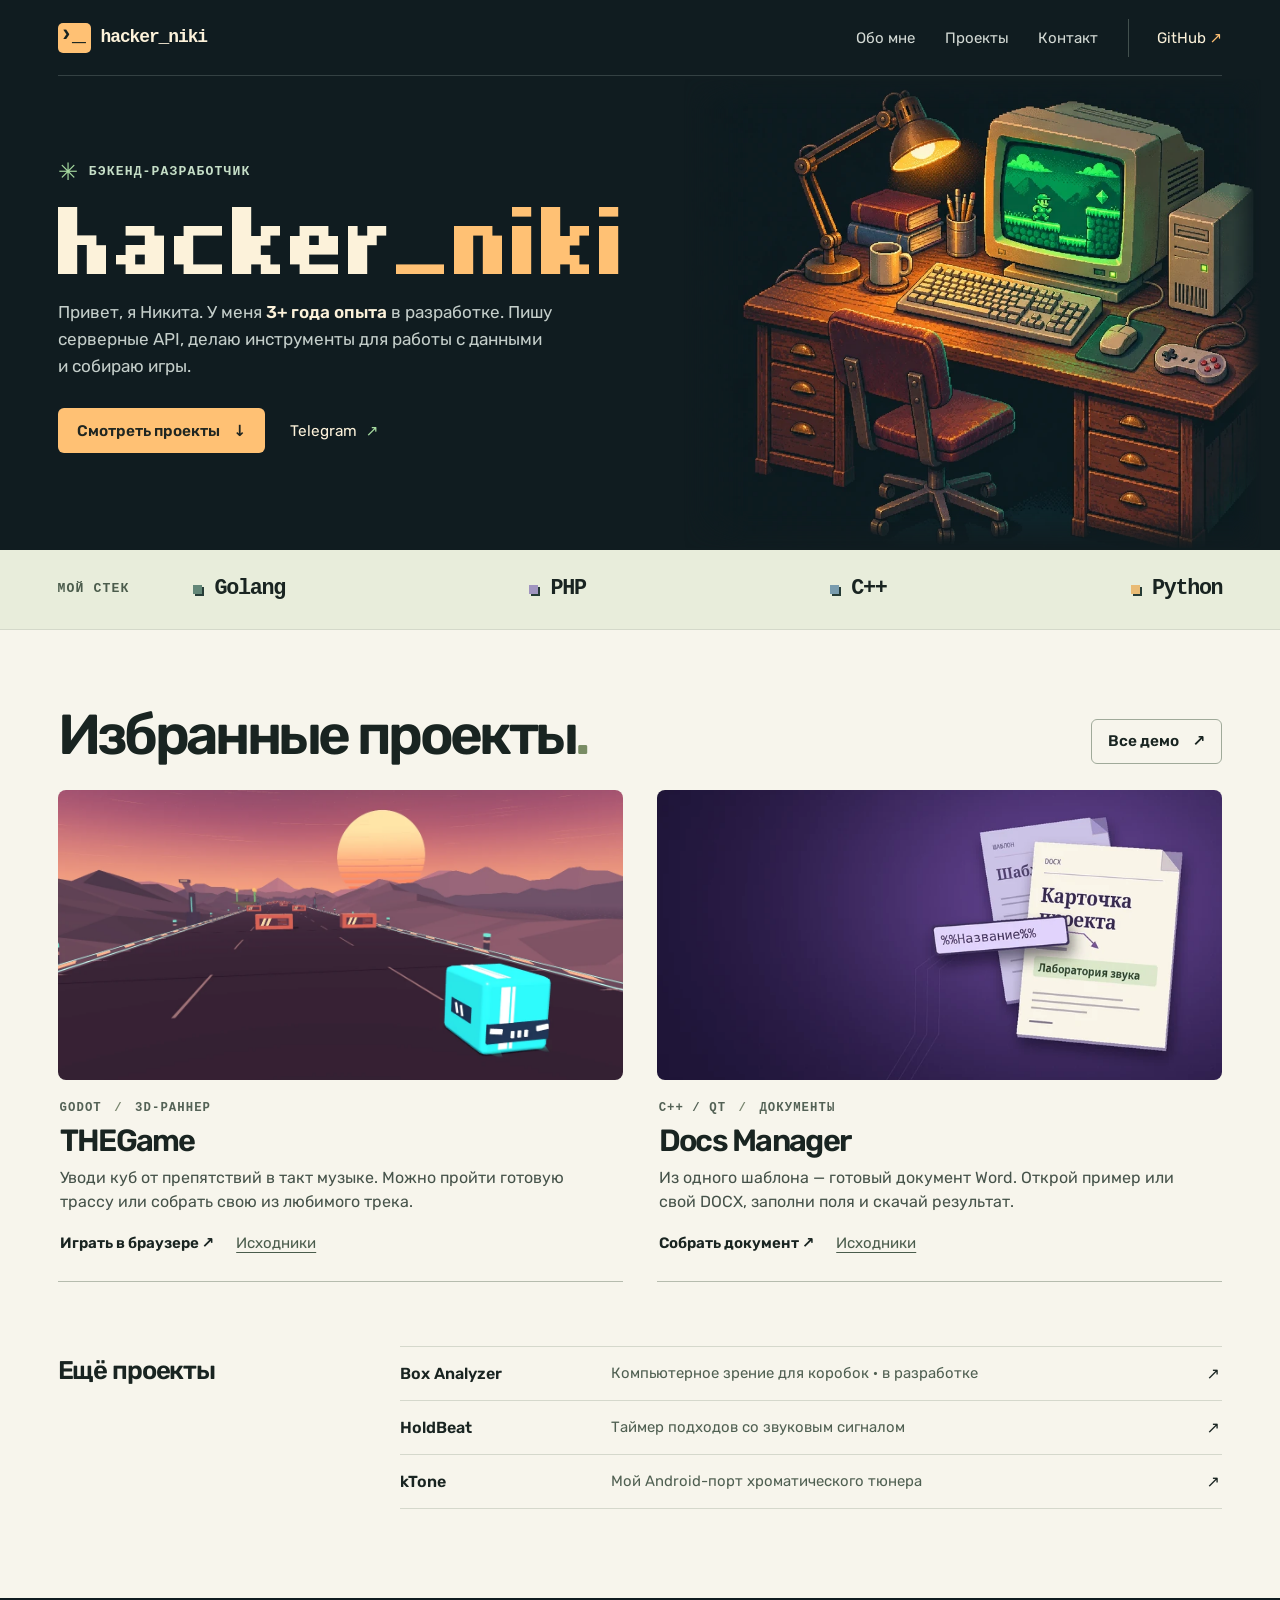
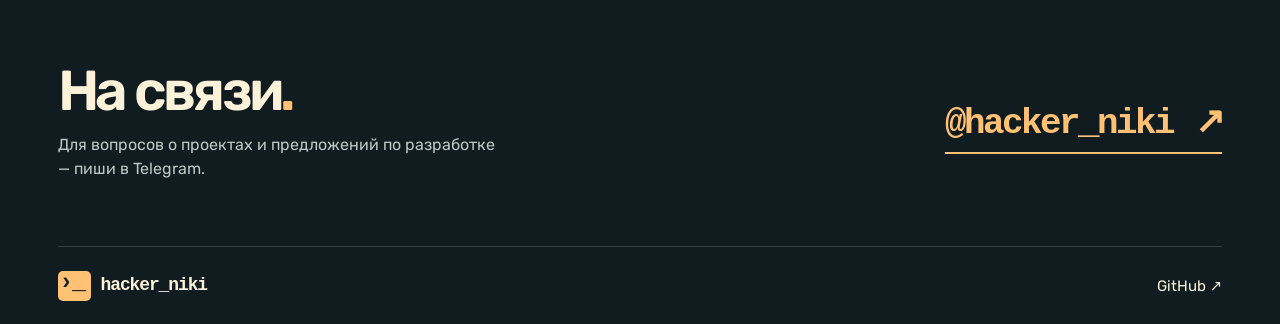
<file: index.html>
<!doctype html>
<html lang="ru">
<head>
  <meta charset="utf-8">
  <meta name="viewport" content="width=device-width,initial-scale=1">
  <meta name="theme-color" content="#101c20">
  <meta name="description" content="hacker_niki — бэкенд-разработчик, 3+ года опыта. Golang, PHP, C++ и Python. Игры и инструменты с открытым кодом и демо.">
  <meta property="og:type" content="website">
  <meta property="og:title" content="hacker_niki · Бэкенд, инструменты и игры">
  <meta property="og:description" content="3+ года опыта. Golang, PHP, C++ и Python. Избранные проекты Никиты с демо и исходниками.">
  <meta property="og:image" content="https://hacker-niki.github.io/assets/portfolio/workstation.webp">
  <link rel="canonical" href="https://hacker-niki.github.io/">
  <link rel="icon" href="assets/portfolio/mark.png">
  <link rel="preload" href="assets/portfolio/workbench.woff2" as="font" type="font/woff2" crossorigin>
  <link rel="preload" href="assets/portfolio/rubik.woff2" as="font" type="font/woff2" crossorigin>
  <link rel="stylesheet" href="css/portfolio.css">
  <title>hacker_niki · Бэкенд-разработчик</title>
</head>
<body id="about">
  <a class="skip" href="#intro">К содержанию</a>
  <header class="top">
    <div class="frame navbar">
      <a class="brand" href="#about" aria-label="hacker_niki, начало страницы"><span class="prompt" aria-hidden="true">›_</span>hacker_niki</a>
      <nav aria-label="Навигация">
        <a class="nav-about" href="#about">Обо мне</a>
        <a href="#portfolio">Проекты</a>
        <a class="nav-contact" href="#contact">Контакт</a>
        <a class="nav-github" href="https://github.com/hacker-niki">GitHub <span aria-hidden="true">↗</span></a>
      </nav>
    </div>
  </header>
  <main>
    <section class="hero" id="intro" aria-labelledby="nickname">
      <div class="frame hero-layout">
        <div class="intro-copy">
          <p class="role"><span class="spark" aria-hidden="true">✳</span> Бэкенд-разработчик</p>
          <h1 id="nickname" aria-label="hacker_niki">hacker<span class="accent"><span class="cursor">_</span>niki</span></h1>
          <p class="lede">Привет, я Никита. У меня <strong>3+ года опыта</strong> в&nbsp;разработке. Пишу серверные API, делаю инструменты для работы с&nbsp;данными и&nbsp;собираю игры.</p>
          <div class="hero-actions">
            <a class="button primary" href="#portfolio">Смотреть проекты <span aria-hidden="true">↓</span></a>
            <a class="text-action" href="https://t.me/hacker_niki">Telegram <span aria-hidden="true">↗</span></a>
          </div>
        </div>
        <div class="hero-art"><img src="assets/portfolio/workstation.webp" width="940" height="764" fetchpriority="high" alt="Пиксельная мастерская с ретрокомпьютером и игрой на экране."></div>
      </div>
    </section>
    <section class="stack" id="resume" aria-labelledby="stack-title">
      <div class="frame stack-layout">
        <h2 id="stack-title">Мой стек</h2>
        <ul>
          <li><i aria-hidden="true"></i>Golang</li><li><i aria-hidden="true"></i>PHP</li>
          <li><i aria-hidden="true"></i>C++</li><li><i aria-hidden="true"></i>Python</li>
        </ul>
      </div>
    </section>
    <section class="frame projects" id="portfolio" aria-labelledby="projects-title">
      <header class="section-head">
        <h2 id="projects-title">Избранные проекты<span>.</span></h2>
        <a class="outline-button" href="demos/">Все демо <span aria-hidden="true">↗</span></a>
      </header>
      <div class="project-grid">
        <article class="project">
          <a class="project-image game" href="https://hacker-niki.github.io/THEGame/play/" aria-label="Играть в THEGame"><img src="demos/media/thegame.webp" width="1280" height="720" loading="lazy" alt=""></a>
          <div class="project-body">
            <p class="meta">Godot <span>/</span> 3D-раннер</p>
            <h3><a href="https://hacker-niki.github.io/THEGame/play/">THEGame</a></h3>
            <p>Уводи куб от препятствий в такт музыке. Можно пройти готовую трассу или собрать свою из любимого трека.</p>
            <div class="project-links"><a href="https://hacker-niki.github.io/THEGame/play/">Играть в браузере <span aria-hidden="true">↗</span></a><a href="https://github.com/hacker-niki/THEGame">Исходники</a></div>
          </div>
        </article>
        <article class="project">
          <a class="project-image docs" href="demos/lab/docsmanager.html" aria-label="Открыть демо Docs Manager"><img src="demos/media/docsmanager.webp" width="800" height="430" loading="lazy" alt=""></a>
          <div class="project-body">
            <p class="meta">C++ / Qt <span>/</span> Документы</p>
            <h3><a href="demos/lab/docsmanager.html">Docs Manager</a></h3>
            <p>Из одного шаблона — готовый документ Word. Открой пример или свой DOCX, заполни поля и скачай результат.</p>
            <div class="project-links"><a href="demos/lab/docsmanager.html">Собрать документ <span aria-hidden="true">↗</span></a><a href="https://github.com/hacker-niki/docsManager">Исходники</a></div>
          </div>
        </article>
      </div>
      <div class="more-projects">
        <h3>Ещё проекты</h3>
        <ul>
          <li><a href="demos/lab/box-analyze.html"><b>Box Analyzer</b><span>Компьютерное зрение для коробок · в разработке</span><i aria-hidden="true">↗</i></a></li>
          <li><a href="demos/lab/holdbeat.html"><b>HoldBeat</b><span>Таймер подходов со звуковым сигналом</span><i aria-hidden="true">↗</i></a></li>
          <li><a href="https://github.com/hacker-niki/kTone"><b>kTone</b><span>Мой Android-порт хроматического тюнера</span><i aria-hidden="true">↗</i></a></li>
        </ul>
      </div>
    </section>
    <section id="contact" class="contact" aria-labelledby="contact-title">
      <div class="frame contact-layout">
        <div><h2 id="contact-title">На связи<span>.</span></h2><p>Для вопросов о проектах и предложений по разработке — пиши в Telegram.</p></div>
        <a href="https://t.me/hacker_niki" class="telegram">@hacker_niki <span aria-hidden="true">↗</span></a>
      </div>
    </section>
  </main>
  <footer><div class="frame foot"><a class="brand" href="#about"><span class="prompt" aria-hidden="true">›_</span>hacker_niki</a><a href="https://github.com/hacker-niki">GitHub ↗</a></div></footer>
</body>
</html>
</file>
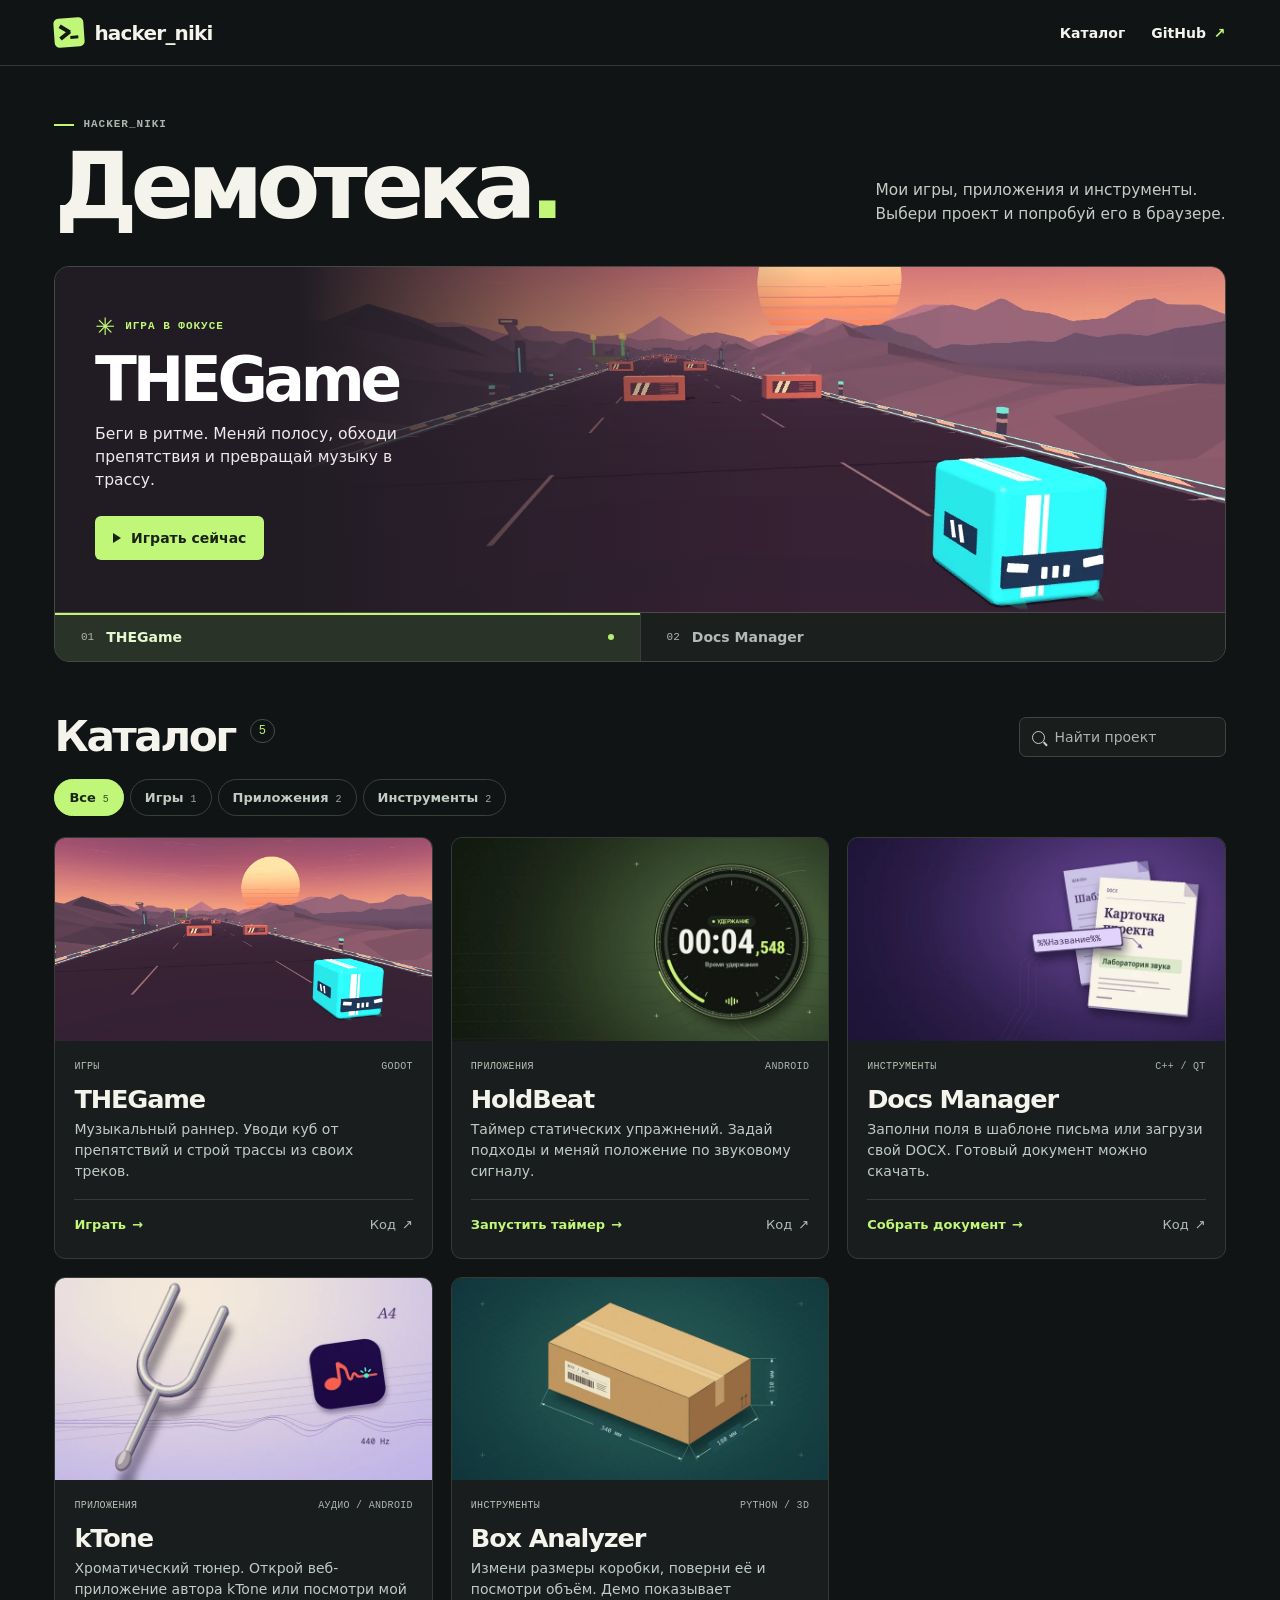
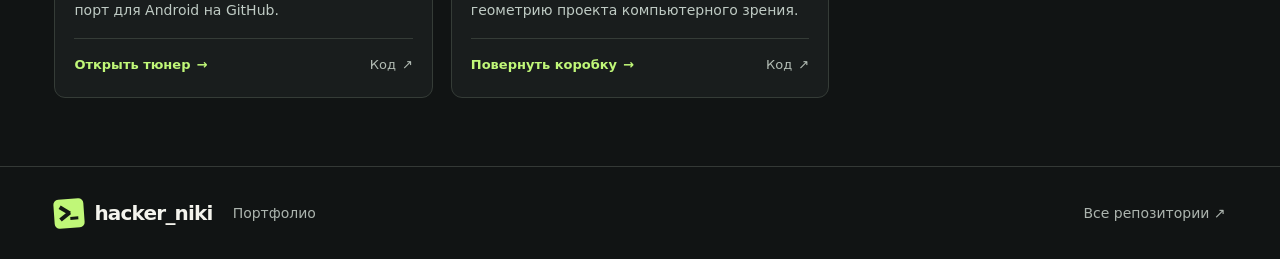
<file: demos/index.html>
<!doctype html>
<html lang="ru">
  <head>
    <meta charset="utf-8" />
    <meta name="viewport" content="width=device-width, initial-scale=1" />
    <meta name="theme-color" content="#111414" />
    <meta
      name="description"
      content="Пять проектов hacker_niki, которые можно попробовать в браузере. Игры, приложения и инструменты с открытым кодом."
    />
    <meta property="og:title" content="Демотека · hacker_niki" />
    <meta property="og:description" content="Пять игр, приложений и инструментов с демо в браузере." />
    <meta property="og:type" content="website" />
    <meta property="og:image" content="https://hacker-niki.github.io/demos/media/thegame.webp" />
    <link rel="canonical" href="https://hacker-niki.github.io/demos/" />
    <link rel="icon" href="media/icon.png" />
    <title>Демотека · hacker_niki</title>
    <link rel="stylesheet" href="site.css" />
    <script src="catalog.js" defer></script>
  </head>
  <body id="top">
    <a class="skip" href="#catalog">Перейти к каталогу</a>
    <header class="topbar">
      <div class="container top-inner">
        <a class="brand" href="/#about" aria-label="hacker_niki, главная страница"
          ><span class="brand-mark" aria-hidden="true"><i></i><i></i><i></i></span><span>hacker_niki</span></a
        >
        <nav aria-label="Основная навигация">
          <a href="#catalog">Каталог</a
          ><a class="github" href="https://github.com/hacker-niki"
            >GitHub <span aria-hidden="true">↗</span></a
          >
        </nav>
      </div>
    </header>
    <main class="container">
      <div class="intro">
        <div>
          <p class="overline"><span aria-hidden="true"></span> hacker_niki</p>
          <h1>Демотека<span>.</span></h1>
        </div>
        <p class="intro-copy">
          Мои игры, приложения и инструменты.<br />
          Выбери проект и попробуй его в браузере.
        </p>
      </div>
      <section class="feature" aria-label="Избранные проекты">
        <div class="feature-stage">
          <article
            id="featured-thegame"
            class="feature-panel feature-thegame"
            aria-labelledby="title-thegame"
          >
            <div class="feature-art"><img src="media/thegame.webp" alt="" fetchpriority="high" /></div>
            <div class="feature-content">
              <p class="feature-kicker"><span aria-hidden="true">✳</span> Игра в фокусе</p>
              <h2 id="title-thegame">THEGame</h2>
              <p class="feature-copy">
                Беги в ритме. Меняй полосу, обходи препятствия и превращай музыку в трассу.
              </p>
              <a class="primary-action" href="https://hacker-niki.github.io/THEGame/play/"
                ><span class="play" aria-hidden="true"></span>Играть сейчас</a
              >
            </div>
          </article>
          <article
            id="featured-docsmanager"
            class="feature-panel feature-docsmanager"
            aria-labelledby="title-docsmanager"
            hidden
          >
            <div class="feature-art"><img src="media/docsmanager.webp" alt="" loading="lazy" /></div>
            <div class="feature-content">
              <p class="feature-kicker"><span aria-hidden="true">✳</span> Инструмент в фокусе</p>
              <h2 id="title-docsmanager">Docs Manager</h2>
              <p class="feature-copy">
                Преврати один шаблон в готовое письмо. Измени поля и скачай результат в DOCX.
              </p>
              <a class="primary-action" href="lab/docsmanager.html"
                ><span class="play" aria-hidden="true"></span>Собрать документ</a
              >
            </div>
          </article>
        </div>
        <div class="feature-tabs" aria-label="Выбор проекта" role="group" hidden>
          <button type="button" aria-controls="featured-thegame" aria-pressed="true" data-feature="thegame">
            <span class="tab-number">01</span><span>THEGame</span
            ><span class="tab-indicator" aria-hidden="true"></span></button
          ><button
            type="button"
            aria-controls="featured-docsmanager"
            aria-pressed="false"
            data-feature="docsmanager"
          >
            <span class="tab-number">02</span><span>Docs Manager</span
            ><span class="tab-indicator" aria-hidden="true"></span>
          </button>
        </div>
      </section>
      <section class="catalog" id="catalog" aria-labelledby="catalog-title">
        <div class="catalog-head">
          <h2 id="catalog-title">Каталог <span>5</span></h2>
          <label class="search" hidden
            ><span class="glass" aria-hidden="true"></span
            ><input
              id="search"
              type="search"
              aria-label="Найти проект"
              placeholder="Найти проект"
              autocomplete="off"
          /></label>
        </div>
        <div class="tools" hidden>
          <div class="filters" role="group" aria-label="Категория проекта">
            <button type="button" data-filter="Все" aria-pressed="true">Все<small>5</small></button
            ><button type="button" data-filter="Игры" aria-pressed="false">Игры<small>1</small></button
            ><button type="button" data-filter="Приложения" aria-pressed="false">
              Приложения<small>2</small></button
            ><button type="button" data-filter="Инструменты" aria-pressed="false">
              Инструменты<small>2</small>
            </button>
          </div>
          <span id="status" role="status" class="sr"></span>
        </div>
        <div class="cards">
          <article class="card" data-category="Игры">
            <a
              href="https://hacker-niki.github.io/THEGame/play/"
              class="card-cover"
              tabindex="-1"
              aria-hidden="true"
              ><img src="media/thegame.webp" alt="" width="800" height="430" loading="lazy" decoding="async"
            /></a>
            <div class="card-body">
              <div class="card-meta"><span>Игры</span><span>Godot</span></div>
              <h3><a href="https://hacker-niki.github.io/THEGame/play/">THEGame</a></h3>
              <p>Музыкальный раннер. Уводи куб от препятствий и строй трассы из своих треков.</p>
              <div class="card-actions">
                <a href="https://hacker-niki.github.io/THEGame/play/" class="launch"
                  >Играть <span aria-hidden="true">→</span></a
                ><a
                  href="https://github.com/hacker-niki/THEGame"
                  class="source"
                  aria-label="Исходники проекта THEGame на GitHub"
                  >Код <span aria-hidden="true">↗</span></a
                >
              </div>
            </div>
          </article>
          <article class="card" data-category="Приложения">
            <a href="lab/holdbeat.html" class="card-cover" tabindex="-1" aria-hidden="true"
              ><img src="media/holdbeat.webp" alt="" width="800" height="430" loading="lazy" decoding="async"
            /></a>
            <div class="card-body">
              <div class="card-meta"><span>Приложения</span><span>Android</span></div>
              <h3><a href="lab/holdbeat.html">HoldBeat</a></h3>
              <p>Таймер статических упражнений. Задай подходы и меняй положение по звуковому сигналу.</p>
              <div class="card-actions">
                <a href="lab/holdbeat.html" class="launch"
                  >Запустить таймер <span aria-hidden="true">→</span></a
                ><a
                  href="https://github.com/hacker-niki/HoldBeat"
                  class="source"
                  aria-label="Исходники проекта HoldBeat на GitHub"
                  >Код <span aria-hidden="true">↗</span></a
                >
              </div>
            </div>
          </article>
          <article class="card" data-category="Инструменты">
            <a href="lab/docsmanager.html" class="card-cover" tabindex="-1" aria-hidden="true"
              ><img
                src="media/docsmanager.webp"
                alt=""
                width="800"
                height="430"
                loading="lazy"
                decoding="async"
            /></a>
            <div class="card-body">
              <div class="card-meta"><span>Инструменты</span><span>C++ / Qt</span></div>
              <h3><a href="lab/docsmanager.html">Docs Manager</a></h3>
              <p>Заполни поля в шаблоне письма или загрузи свой DOCX. Готовый документ можно скачать.</p>
              <div class="card-actions">
                <a href="lab/docsmanager.html" class="launch"
                  >Собрать документ <span aria-hidden="true">→</span></a
                ><a
                  href="https://github.com/hacker-niki/docsManager"
                  class="source"
                  aria-label="Исходники проекта Docs Manager на GitHub"
                  >Код <span aria-hidden="true">↗</span></a
                >
              </div>
            </div>
          </article>
          <article class="card" data-category="Приложения">
            <a href="https://ktone.severnbli.dev/" class="card-cover" tabindex="-1" aria-hidden="true"
              ><img src="media/ktone.webp" alt="" width="800" height="430" loading="lazy" decoding="async"
            /></a>
            <div class="card-body">
              <div class="card-meta"><span>Приложения</span><span>Аудио / Android</span></div>
              <h3><a href="https://ktone.severnbli.dev/">kTone</a></h3>
              <p>
                Хроматический тюнер. Открой веб-приложение автора kTone или посмотри мой порт для Android на
                GitHub.
              </p>
              <div class="card-actions">
                <a href="https://ktone.severnbli.dev/" class="launch"
                  >Открыть тюнер <span aria-hidden="true">→</span></a
                ><a
                  href="https://github.com/hacker-niki/kTone"
                  class="source"
                  aria-label="Исходники проекта kTone на GitHub"
                  >Код <span aria-hidden="true">↗</span></a
                >
              </div>
            </div>
          </article>
          <article class="card" data-category="Инструменты">
            <a href="lab/box-analyze.html" class="card-cover" tabindex="-1" aria-hidden="true"
              ><img src="media/box.webp" alt="" width="800" height="430" loading="lazy" decoding="async"
            /></a>
            <div class="card-body">
              <div class="card-meta"><span>Инструменты</span><span>Python / 3D</span></div>
              <h3><a href="lab/box-analyze.html">Box Analyzer</a></h3>
              <p>
                Измени размеры коробки, поверни её и посмотри объём. Демо показывает геометрию проекта
                компьютерного зрения.
              </p>
              <div class="card-actions">
                <a href="lab/box-analyze.html" class="launch"
                  >Повернуть коробку <span aria-hidden="true">→</span></a
                ><a
                  href="https://github.com/hacker-niki/box-analize"
                  class="source"
                  aria-label="Исходники проекта Box Analyzer на GitHub"
                  >Код <span aria-hidden="true">↗</span></a
                >
              </div>
            </div>
          </article>
        </div>
        <div id="empty" class="empty" hidden>
          <h3>Ничего не нашлось</h3>
          <p>Попробуй другое название или категорию.</p>
          <button type="button" id="clear">Сбросить фильтры</button>
        </div>
      </section>
    </main>
    <footer>
      <div class="container foot">
        <a class="brand" href="#top"
          ><span class="brand-mark" aria-hidden="true"><i></i><i></i><i></i></span><span>hacker_niki</span></a
        ><a href="/#about">Портфолио</a
        ><a href="https://github.com/hacker-niki?tab=repositories">Все репозитории ↗</a>
      </div>
    </footer>
  </body>
</html>
</file>
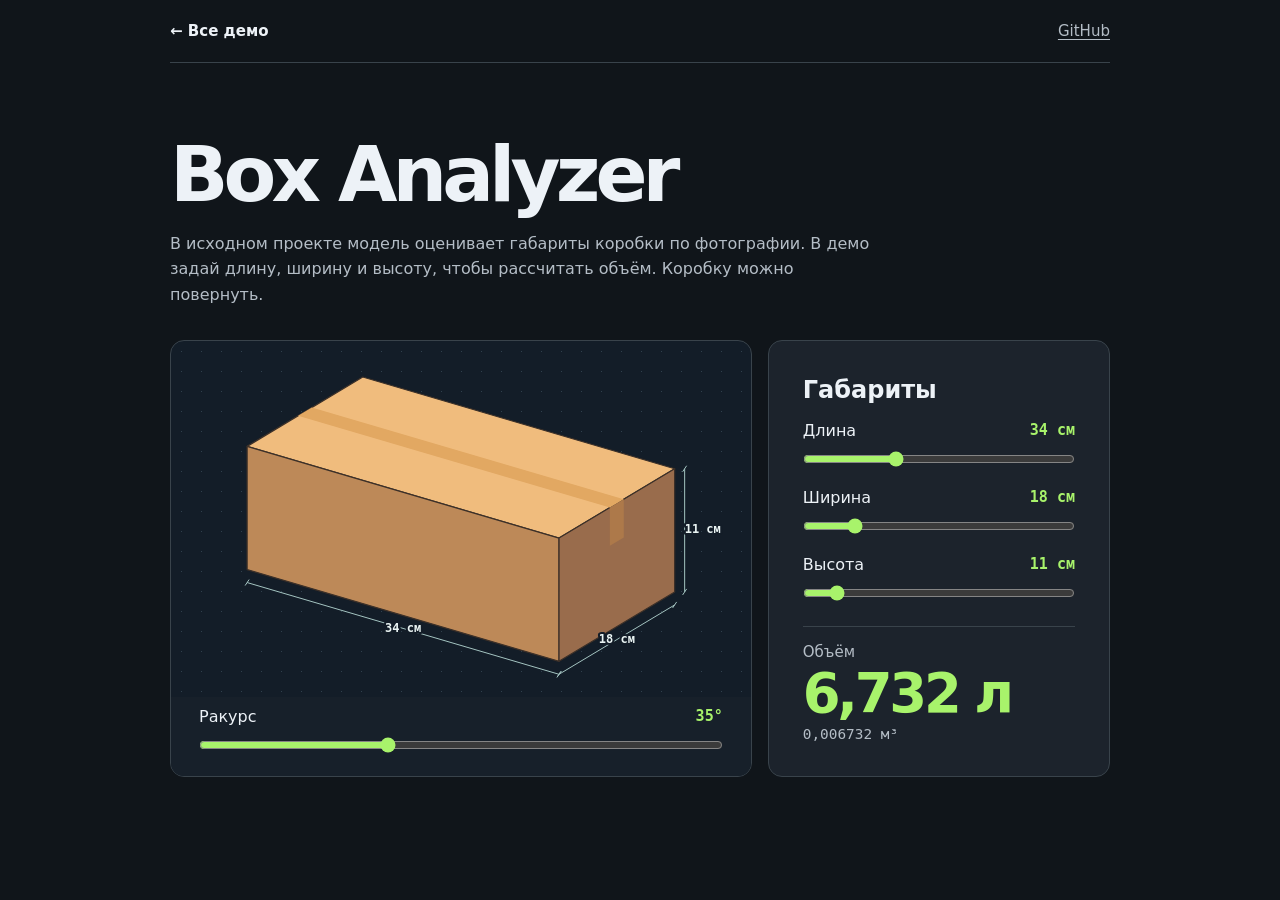
<file: demos/lab/box-analyze.html>
<!doctype html>
<html lang="ru">
  <head>
    <meta charset="utf-8" />
    <meta name="viewport" content="width=device-width,initial-scale=1" />
    <meta name="theme-color" content="#10151a" />
    <title>Box Analyzer — размеры коробки</title>
    <link rel="icon" href="../media/icon.png" />
    <link rel="stylesheet" href="../demo-shell.css" />
    <link rel="stylesheet" href="box-analyze.css" />
    <script defer src="box-analyze.js"></script>
  </head>
  <body>
    <nav class="shell-top" aria-label="Навигация">
      <a class="home" href="../#catalog">← Все демо</a
      ><a href="https://github.com/hacker-niki/box-analize">GitHub</a>
    </nav>
    <main class="lab-wrap">
      <header class="lab-lead">
        <h1>Box Analyzer</h1>
        <p>
          В исходном проекте модель оценивает габариты коробки по фотографии. В демо задай длину, ширину и
          высоту, чтобы рассчитать объём. Коробку можно повернуть.
        </p>
      </header>
      <div class="box-layout">
        <section class="box-figure" aria-label="Модель коробки">
          <canvas id="box-view" aria-label="Аксонометрическая проекция коробки"></canvas>
          <label class="box-angle" for="box-angle"
            ><span>Ракурс <output id="box-angle-value" for="box-angle">35°</output></span
            ><input id="box-angle" type="range" min="10" max="80" value="35"
          /></label>
        </section>
        <section class="box-controls lab-panel" aria-labelledby="box-title">
          <h2 id="box-title">Габариты</h2>
          <label class="box-range" for="box-length"
            ><span>Длина <output id="box-length-value" for="box-length">34 см</output></span
            ><input id="box-length" type="range" min="1" max="100" value="34"
          /></label>
          <label class="box-range" for="box-width"
            ><span>Ширина <output id="box-width-value" for="box-width">18 см</output></span
            ><input id="box-width" type="range" min="1" max="100" value="18"
          /></label>
          <label class="box-range" for="box-height"
            ><span>Высота <output id="box-height-value" for="box-height">11 см</output></span
            ><input id="box-height" type="range" min="1" max="100" value="11"
          /></label>
          <div class="box-result">
            <h3>Объём</h3>
            <output id="box-litres" for="box-length box-width box-height">6,732 л</output
            ><output id="box-metres" for="box-length box-width box-height">0,006732 м³</output>
          </div>
        </section>
      </div>
    </main>
  </body>
</html>
</file>
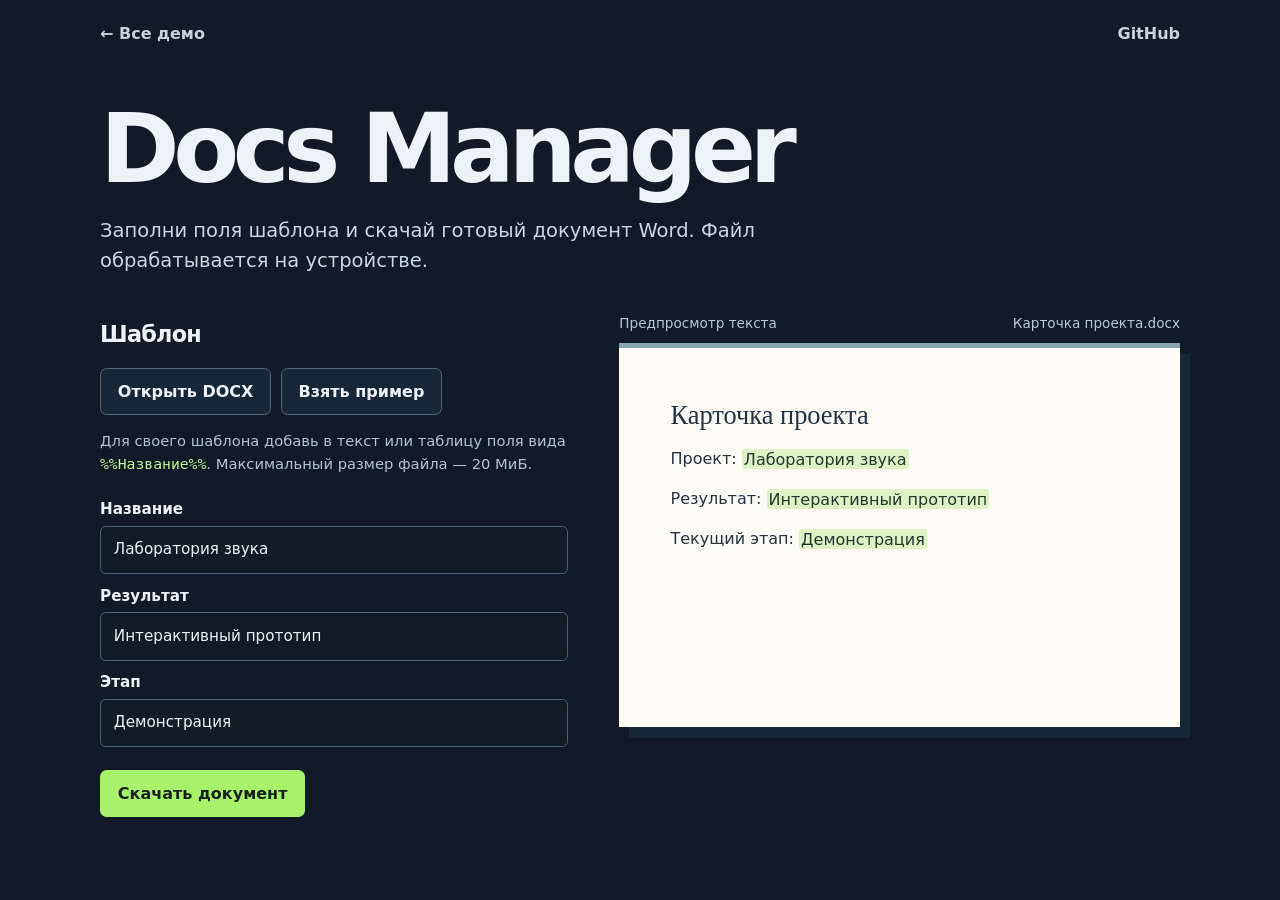
<file: demos/lab/docsmanager.html>
<!doctype html>
<html lang="ru">
  <head>
    <meta charset="utf-8" />
    <meta name="viewport" content="width=device-width,initial-scale=1" />
    <meta name="theme-color" content="#111a26" />
    <title>Docs Manager — документ по шаблону</title>
    <link rel="icon" href="../media/icon.png" />
    <link rel="stylesheet" href="../demo-shell.css" />
    <link rel="stylesheet" href="docsmanager.css" />
    <script defer src="docsmanager-zip.min.js"></script>
    <script defer src="docsmanager.js"></script>
  </head>
  <body>
    <main class="dm-page">
      <nav aria-label="Навигация">
        <a href="../#catalog">← Все демо</a><a href="https://github.com/hacker-niki/docsManager">GitHub</a>
      </nav>
      <header class="dm-heading">
        <h1>Docs Manager</h1>
        <p>Заполни поля шаблона и скачай готовый документ Word. Файл обрабатывается на устройстве.</p>
      </header>
      <div class="dm-layout">
        <section class="dm-editor" aria-labelledby="dm-template-title">
          <h2 id="dm-template-title">Шаблон</h2>
          <div class="dm-upload">
            <label class="dm-file"
              ><span>Открыть DOCX</span
              ><input
                id="dm-file"
                type="file"
                accept=".docx,application/vnd.openxmlformats-officedocument.wordprocessingml.document"
            /></label>
            <button type="button" id="dm-example">Взять пример</button>
          </div>
          <p class="dm-help">
            Для своего шаблона добавь в текст или таблицу поля вида <code>%%Название%%</code>. Максимальный
            размер файла — 20 МиБ.
          </p>
          <p id="dm-message" role="status"></p>
          <form id="dm-form">
            <div id="dm-fields"></div>
            <button class="dm-save" id="dm-save" type="submit" disabled>Скачать документ</button>
          </form>
        </section>
        <section class="dm-preview" aria-label="Текст документа">
          <div class="dm-caption"><span>Предпросмотр текста</span><span id="dm-name"></span></div>
          <article id="dm-content" aria-label="Пример заполнения"></article>
        </section>
      </div>
    </main>
  </body>
</html>
</file>
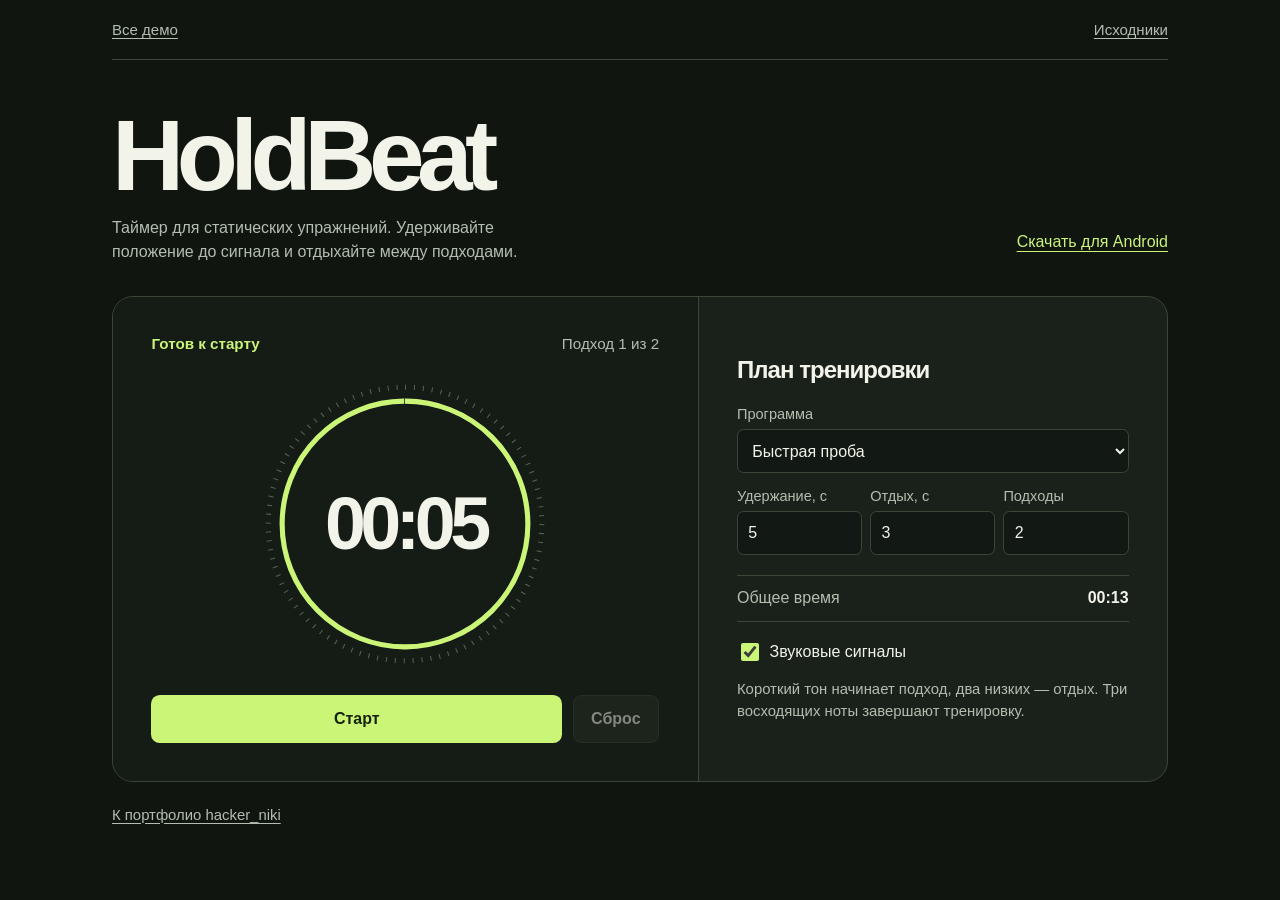
<file: demos/lab/holdbeat.html>
<!doctype html>
<html lang="ru">
  <head>
    <meta charset="utf-8" />
    <meta name="viewport" content="width=device-width,initial-scale=1" />
    <meta name="theme-color" content="#111510" />
    <meta
      name="description"
      content="Попробуйте HoldBeat в браузере: таймер удержаний с отдыхом между подходами и звуковыми сигналами."
    />
    <title>HoldBeat — таймер подходов</title>
    <link rel="icon" href="../media/icon.png" />
    <link rel="stylesheet" href="../demo-shell.css" />
    <link rel="stylesheet" href="holdbeat.css" />
    <script src="holdbeat.js" defer></script>
  </head>
  <body class="hb">
    <header class="hb-nav">
      <a href="../#catalog">Все демо</a>
      <a href="https://github.com/hacker-niki/HoldBeat">Исходники</a>
    </header>
    <main class="hb-main">
      <header class="hb-intro">
        <div>
          <h1 lang="en">HoldBeat</h1>
          <p>
            Таймер для статических упражнений. Удерживайте положение до сигнала и отдыхайте между подходами.
          </p>
        </div>
        <a
          class="hb-download"
          href="https://github.com/hacker-niki/HoldBeat/releases/latest/download/HoldBeat.apk"
          >Скачать для Android</a
        >
      </header>
      <div class="hb-studio">
        <section class="hb-console" aria-label="Таймер">
          <div class="hb-meter-info">
            <span id="hb-phase" aria-live="polite">Готов к старту</span
            ><span id="hb-round">Подход 1 из 2</span>
          </div>
          <div class="hb-clock">
            <svg viewBox="0 0 240 240" class="hb-ring" aria-hidden="true">
              <circle cx="120" cy="120" r="108" class="hb-ticks"></circle>
              <circle cx="120" cy="120" r="97" class="hb-track"></circle>
              <circle cx="120" cy="120" r="97" pathLength="100" class="hb-progress"></circle>
            </svg>
            <output id="hb-time" aria-label="Оставшееся время" aria-live="off">00:05</output>
          </div>
          <div class="hb-actions">
            <button type="button" class="hb-primary" id="hb-toggle">Старт</button>
            <button type="button" class="hb-secondary" id="hb-reset" disabled>Сброс</button>
          </div>
        </section>
        <section class="hb-plan" aria-labelledby="hb-plan-title">
          <h2 id="hb-plan-title">План тренировки</h2>
          <fieldset id="hb-config">
            <legend class="hb-sr">Длительность и число подходов</legend>
            <label
              >Программа
              <select id="hb-preset">
                <option value="quick">Быстрая проба</option>
                <option value="plank">Планка</option>
                <option value="custom">Своя тренировка</option>
              </select>
            </label>
            <div class="hb-numbers">
              <label
                >Удержание, с
                <input id="hb-work" type="number" min="1" max="5999" value="5" required inputmode="numeric"
              /></label>
              <label
                >Отдых, с
                <input id="hb-rest" type="number" min="0" max="5999" value="3" required inputmode="numeric"
              /></label>
              <label
                >Подходы
                <input id="hb-count" type="number" min="1" max="99" value="2" required inputmode="numeric"
              /></label>
            </div>
          </fieldset>
          <div class="hb-total"><span>Общее время</span><strong id="hb-total">00:13</strong></div>
          <label class="hb-audio"><input id="hb-sound" type="checkbox" checked /> Звуковые сигналы</label>
          <p class="hb-note">
            Короткий тон начинает подход, два низких — отдых. Три восходящих ноты завершают тренировку.
          </p>
        </section>
      </div>
      <footer class="hb-footer">
        <a href="/#about">К портфолио hacker_niki</a>
      </footer>
    </main>
  </body>
</html>
</file>
<file: css/portfolio.css>
@font-face {
  font-family: Rubik;
  src: url("../assets/portfolio/rubik.woff2") format("woff2");
  font-weight: 300 900;
  font-style: normal;
  font-display: swap;
}
@font-face {
  font-family: "Workbench Mark";
  src: url("../assets/portfolio/workbench.woff2") format("woff2");
  font-display: swap;
}
:root {
  --night: #101c20;
  --paper: #f7f5ec;
  --ink: #192421;
  --text: #fcf2da;
  --muted: #bdc9c5;
  --amber: #ffc174;
  --mint: #a6d99f;
  --line: #d5d8cc;
  --mono: "IBM Plex Mono", ui-monospace, "Liberation Mono", monospace;
  font-family: Rubik, system-ui, sans-serif;
  color: var(--ink);
  background: var(--paper);
  -webkit-text-size-adjust: 100%;
}
* { box-sizing: border-box; }
body { margin: 0; }
h1, h2, h3, p, ul { margin: 0; }
a { color: inherit; text-decoration: none; }
a:focus-visible { outline: 3px solid #3485ab; outline-offset: 5px; }
a, button { touch-action: manipulation; }
img { display: block; max-width: 100%; }
.frame { width: min(1232px, calc(100% - clamp(48px, 9vw, 144px))); margin-inline: auto; }
.skip { position: absolute; top: 8px; left: 8px; transform: translateY(-160%); z-index: 5; padding: 14px; background: white; }
.skip:focus { transform: none; }
.top { background: var(--night); color: var(--text); }
.navbar, .navbar nav, .brand, .hero-actions, .button, .text-action, .outline-button, .section-head, .foot, .telegram, .stack-layout { display: flex; align-items: center; }
.navbar { min-height: 76px; justify-content: space-between; border-bottom: 1px solid #344143; gap: 20px; }
.brand { gap: 10px; font: 700 1.12rem/1 var(--mono); letter-spacing: -.06em; }
.prompt { display: inline-grid; place-items: center; width: 33px; height: 30px; color: #172321; background: var(--amber); border-radius: 5px; font: 800 1.45rem/1 var(--mono); padding: 0 4px 4px 0; }
.navbar nav { gap: clamp(18px, 2.3vw, 36px); font-size: .94rem; }
.navbar nav a { padding-block: 10px; color: #d3d9d4; }
.navbar nav a:hover, .foot > a:hover { color: var(--amber); }
.navbar nav .nav-github { color: var(--text); border-left: 1px solid #42504e; padding-left: clamp(16px, 2.2vw, 32px); }
.nav-github span { color: var(--amber); }
.hero { color: var(--text); background: var(--night); overflow: clip; }
.hero-layout { min-height: clamp(425px, 37vw, 545px); display: grid; grid-template-columns: 56% 44%; align-items: center; position: relative; }
.intro-copy { position: relative; z-index: 1; padding-block: 48px 58px; }
.role, .meta, .stack h2 { font: 600 .82rem/1.4 var(--mono); text-transform: uppercase; letter-spacing: .085em; }
.role { display: flex; align-items: center; gap: 10px; color: #c5dec7; }
.spark { color: var(--mint); font: 1.5rem/.8 sans-serif; }
h1 { font: normal clamp(3.2rem, 6vw, 5.55rem)/1 "Workbench Mark", var(--mono); letter-spacing: 0; white-space: nowrap; margin: 20px 0 21px; }
.accent, .contact h2 span { color: var(--amber); }
.cursor { animation: blink 1.2s step-end infinite; }
@keyframes blink { 0%, 100% { opacity: 1; } 63% { opacity: 0; } }
@media (prefers-reduced-motion: reduce) { .cursor { animation: none; } }
.lede { max-width: 47ch; font-size: clamp(1.04rem, 1.34vw, 1.22rem); line-height: 1.57; color: #c4ceca; }
.lede strong { color: var(--text); font-weight: 570; }
.hero-actions { flex-wrap: wrap; gap: 12px 25px; margin-top: 28px; }
.button, .outline-button { min-height: 45px; justify-content: center; gap: 14px; border-radius: 6px; padding: 12px 19px; font-size: .96rem; font-weight: 570; }
.primary { background: var(--amber); color: #202621; }
.primary:hover { background: #ffd39b; }
.text-action { min-height: 44px; gap: 8px; color: var(--text); font-size: .96rem; }
.text-action span { color: var(--mint); }
.text-action:hover, .project-links a:hover, .more-projects a:hover b, .project h3 a:hover { text-decoration: underline; text-underline-offset: 4px; }
.hero-art { align-self: stretch; margin-right: clamp(-54px, -3vw, -12px); margin-left: -5%; position: relative; }
.hero-art img { width: 100%; height: 100%; position: absolute; object-fit: contain; object-position: 70% 60%; mask-image: linear-gradient(to right, transparent, black 11%, black 95%, transparent), linear-gradient(to bottom, transparent, black 7%, black 92%, transparent); mask-composite: intersect; }
.stack { background: #e8eddb; border-bottom: 1px solid #d4d9ca; }
.stack-layout { gap: clamp(24px, 5vw, 84px); min-height: 79px; }
.stack h2 { color: #4b5c4c; white-space: nowrap; }
.stack ul { display: flex; justify-content: space-between; flex: 1; margin: 0; padding: 0; list-style: none; }
.stack li { display: flex; align-items: center; gap: 12px; font: 600 clamp(1.12rem, 1.7vw, 1.48rem)/1.2 var(--mono); letter-spacing: -.06em; }
.stack i { display: block; width: 9px; height: 9px; background: #638778; box-shadow: 2px 2px 0 #263c37; }
.stack li:nth-child(2) i { background: #a095c0; }
.stack li:nth-child(3) i { background: #799cae; }
.stack li:nth-child(4) i { background: #e9bb75; }
.projects { padding-block: clamp(46px, 6vw, 85px) clamp(60px, 7vw, 100px); }
.section-head { justify-content: space-between; align-items: end; gap: 20px; margin-bottom: 26px; }
.section-head h2, .contact h2 { font-weight: 580; font-size: clamp(2.25rem, 4.4vw, 4.1rem); letter-spacing: -.065em; line-height: 1.02; }
.section-head h2 span { color: #798c64; }
.outline-button { border: 1px solid #a0aa9a; padding-inline: 16px; flex: none; }
.outline-button:hover { background: #e8eddb; border-color: #506249; }
.project-grid { display: grid; grid-template-columns: repeat(2,minmax(0,1fr)); gap: clamp(20px, 2.6vw, 38px); }
.project { min-width: 0; border-bottom: 1px solid #b6bcae; padding-bottom: 22px; }
.project-image { display: block; width: 100%; overflow: hidden; border-radius: 8px; background: #19242b; }
.project-image img { width: 100%; height: auto; aspect-ratio: 1.95; object-fit: cover; transition: transform .28s ease-out; }
@media (hover: hover) and (prefers-reduced-motion: no-preference) { .project-image:hover img { transform: scale(1.035); } }
.project-body { padding: 20px 2px 0; }
.meta { color: #546256; font-size: .77rem; }
.meta span { color: #78856e; padding: 0 4px; }
.project h3 { margin: 7px 0; font-size: clamp(1.65rem, 2.4vw, 2.35rem); letter-spacing: -.055em; line-height: 1.12; font-weight: 590; }
.project-body > p:not(.meta), .contact p { line-height: 1.55; }
.project-body > p:not(.meta) { max-width: 52ch; color: #46534a; }
.project-links { display: flex; flex-wrap: wrap; gap: 22px; margin-top: 12px; align-items: center; font-size: .94rem; }
.project-links a { padding-block: 7px; }
.project-links a:first-child { font-weight: 620; }
.project-links a:nth-child(2) { color: #4a5c4c; text-decoration: underline; text-underline-offset: 4px; }
.more-projects { margin-top: clamp(40px, 5vw, 64px); display: grid; grid-template-columns: 28% 1fr; gap: 16px; align-items: baseline; }
.more-projects h3 { font-size: clamp(1.35rem, 2vw, 1.75rem); font-weight: 570; letter-spacing: -.045em; }
.more-projects ul { list-style: none; padding: 0; }
.more-projects li { border-top: 1px solid var(--line); }
.more-projects li:last-child { border-bottom: 1px solid var(--line); }
.more-projects a { padding: 16px 0; display: grid; grid-template-columns: minmax(115px, 1fr) 2.9fr 1em; gap: 10px; align-items: center; }
.more-projects b { font-weight: 580; }
.more-projects span { font-size: .93rem; line-height: 1.4; color: #506052; }
.more-projects i { font-style: normal; }
.contact, footer { background: var(--night); color: var(--text); }
.contact-layout { padding-block: clamp(46px, 5vw, 76px); display: flex; align-items: center; justify-content: space-between; gap: 28px; }
.contact p { margin-top: 13px; max-width: 44ch; color: var(--muted); }
.telegram { min-height: 54px; gap: 22px; padding: 12px 0 7px; color: var(--amber); border-bottom: 2px solid var(--amber); font: 600 clamp(1.3rem, 2.8vw, 2.6rem)/1.2 var(--mono); letter-spacing: -.07em; }
.telegram:hover { color: #ffdbad; }
.foot { min-height: 78px; justify-content: space-between; border-top: 1px solid #344143; font-size: .94rem; }
@media (max-width: 760px) {
  .frame { width: calc(100% - 40px); }
  .navbar { min-height: 64px; }
  .navbar nav { gap: 15px; }
  .nav-about { display: none; }
  .hero-layout { grid-template-columns: 1fr 40%; min-height: 370px; }
  h1 { font-size: clamp(2.45rem, 6.6vw, 3.75rem); }
  .intro-copy { padding-block: 35px; }
  .hero-art { margin-right: -18px; margin-left: -10%; }
  .stack-layout { min-height: 68px; gap: 22px; }
  .stack ul { gap: 15px; }
  .stack li { gap: 7px; }
  .more-projects { grid-template-columns: 1fr; }
}
@media (max-width: 570px) {
  .frame { width: calc(100% - 32px); }
  .navbar { min-height: 56px; }
  .brand { font-size: 1rem; }
  .prompt { width: 28px; height: 26px; font-size: 1.2rem; }
  .navbar nav { gap: 13px; font-size: .85rem; }
  .nav-contact { display: none; }
  .navbar nav .nav-github { border: 0; padding-left: 0; }
  .hero-layout { grid-template-columns: 1fr; }
  .intro-copy { padding: 31px 0 0; }
  h1 { font-size: clamp(2.3rem, 9.9vw, 3.6rem); margin: 15px 0; }
  .role { font-size: .75rem; }
  .hero-actions { margin-top: 15px; }
  .hero-art { height: clamp(190px, 53vw, 245px); margin: 0 -12px; }
  .hero-art img { object-position: 73% center; }
  .stack-layout { flex-direction: column; align-items: start; padding-block: 13px 14px; gap: 8px; }
  .stack h2 { font-size: .72rem; }
  .stack ul { width: 100%; gap: 5px; }
  .stack li { font-size: 1rem; }
  .stack i { width: 6px; height: 6px; }
  .projects { padding-block: 36px 46px; }
  .section-head { align-items: center; gap: 12px; margin-bottom: 18px; }
  .section-head h2 { font-size: clamp(1.74rem, 6.2vw, 2.1rem); }
  .outline-button { min-height: 39px; padding: 8px 10px; gap: 5px; font-size: .82rem; }
  .project-grid { grid-template-columns: 1fr; gap: 28px; }
  .project-body { padding-top: 15px; }
  .more-projects a { grid-template-columns: 1fr auto; gap: 5px; }
  .more-projects a span { grid-column: 1; }
  .more-projects i { grid-row: 1 / span 2; grid-column: 2; }
  .contact-layout { align-items: start; flex-direction: column; gap: 12px; }
}
</file>
<file: demos/site.css>
:root {
  color-scheme: dark;
  --bg: #111414;
  --panel: #191d1d;
  --text: #f4f4ed;
  --muted: #acb4ae;
  --line: #343936;
  --lime: #c0f778;
  --mono: ui-monospace, 'SFMono-Regular', Consolas, 'Liberation Mono', monospace;
  font-family:
    Inter,
    system-ui,
    -apple-system,
    'Segoe UI',
    sans-serif;
  color: var(--text);
  background: var(--bg);
}
* {
  box-sizing: border-box;
}
body {
  margin: 0;
}
button,
input {
  font: inherit;
}
button,
a {
  touch-action: manipulation;
}
button {
  cursor: pointer;
}
a {
  color: inherit;
  text-decoration: none;
}
:focus-visible {
  outline: 3px solid #ffe089;
  outline-offset: 4px;
}
[hidden] {
  display: none !important;
}
.container {
  width: min(1240px, calc(100% - clamp(36px, 8.5vw, 144px)));
  margin-inline: auto;
}
.sr,
.skip:not(:focus) {
  position: absolute;
  width: 1px;
  height: 1px;
  padding: 0;
  margin: -1px;
  overflow: hidden;
  clip-path: inset(50%);
  white-space: nowrap;
  border: 0;
}
.skip:focus {
  position: fixed;
  inset: 10px auto auto 10px;
  background: var(--lime);
  padding: 12px;
  color: #111;
  z-index: 5;
}
.topbar {
  border-bottom: 1px solid var(--line);
}
.top-inner,
.top-inner nav,
.brand,
.foot,
.card-meta,
.catalog-head,
.tools,
.card-actions,
.primary-action,
.overline,
.feature-kicker,
.search {
  display: flex;
  align-items: center;
}
.top-inner {
  height: 65px;
  justify-content: space-between;
}
.brand {
  gap: 10px;
  font-weight: 780;
  letter-spacing: -0.04em;
  font-size: 20px;
}
.brand-mark {
  background: var(--lime);
  display: inline-block;
  height: 29px;
  width: 30px;
  position: relative;
  border-radius: 5px;
  transform: rotate(-4deg);
}
.brand-mark i {
  height: 4px;
  width: 12px;
  background: #141a14;
  position: absolute;
  left: 5px;
  top: 9px;
  transform: rotate(35deg);
}
.brand-mark i:nth-child(2) {
  top: 15px;
  transform: rotate(-35deg);
}
.brand-mark i:nth-child(3) {
  width: 8px;
  left: 16px;
  top: 18px;
  height: 3px;
  transform: none;
}
.top-inner nav {
  gap: 26px;
  font-size: 14px;
  font-weight: 620;
}
.top-inner nav a,
.foot > a:last-child {
  padding-block: 10px;
}
.top-inner a:hover,
.foot > a:last-child:hover {
  color: var(--lime);
}
.github span {
  color: var(--lime);
  margin-left: 3px;
}
.intro {
  display: flex;
  align-items: flex-end;
  justify-content: space-between;
  gap: 20px;
  margin: clamp(29px, 4vw, 58px) 0 clamp(25px, 2.5vw, 38px);
}
.overline,
.feature-kicker {
  gap: 9px;
  margin: 0;
  font: 650 11px/1.4 var(--mono);
  letter-spacing: 0.09em;
  text-transform: uppercase;
}
.overline {
  color: var(--muted);
}
.overline > span {
  display: block;
  width: 20px;
  height: 2px;
  background: var(--lime);
}
h1 {
  font-weight: 750;
  font-size: clamp(58px, 7.3vw, 104px);
  line-height: 1.03;
  margin: 5px 0 0;
  letter-spacing: -0.075em;
}
h1 > span {
  color: var(--lime);
}
.intro-copy {
  font-size: clamp(14px, 1.2vw, 17px);
  line-height: 1.55;
  color: #c5ccc6;
  margin: 0 0 7px;
}
.feature {
  border-radius: 15px;
  overflow: hidden;
  background: #222827;
  border: 1px solid #454945;
}
.feature-panel {
  position: relative;
  isolation: isolate;
  display: flex;
  align-items: center;
  min-height: clamp(300px, 27vw, 374px);
  overflow: hidden;
  background: #211c24;
}
.feature-art {
  position: absolute;
  inset: 0;
  margin-left: 21%;
  z-index: -1;
}
.feature-art img {
  width: 100%;
  height: 100%;
  object-fit: cover;
  object-position: 50% 67%;
  display: block;
}
.feature-art::after {
  content: '';
  position: absolute;
  inset: 0;
  background: linear-gradient(
    90deg,
    #211c24 0%,
    rgba(33, 28, 36, 0.91) 4%,
    rgba(33, 28, 36, 0.48) 25%,
    transparent 55%
  );
}
.feature-docsmanager {
  background: #282044;
}
.feature-docsmanager .feature-art::after {
  background: linear-gradient(90deg, #282044 0%, #282044ba 20%, transparent 55%);
}
.feature-content {
  max-width: 49%;
  padding: clamp(27px, 3.1vw, 49px);
  color: white;
}
.feature-kicker {
  color: var(--lime);
  font-size: 11px;
}
.feature-kicker span {
  font: 24px/12px system-ui;
}
.feature-content h2 {
  font-size: clamp(40px, 4.8vw, 74px);
  line-height: 1.04;
  font-weight: 760;
  letter-spacing: -0.07em;
  margin: 13px 0 11px;
}
.feature-copy {
  max-width: 35ch;
  font-size: clamp(15px, 1.22vw, 18px);
  line-height: 1.48;
  margin: 0 0 24px;
  color: #eee9eb;
}
.primary-action {
  display: inline-flex;
  gap: 10px;
  background: var(--lime);
  color: #1a2117;
  border-radius: 6px;
  font-size: 14px;
  font-weight: 750;
  min-height: 44px;
  padding: 0 18px;
}
.primary-action:hover {
  background: #d2ff9b;
}
.play {
  width: 0;
  height: 0;
  border-style: solid;
  border-width: 5px 0 5px 8px;
  border-color: transparent transparent transparent currentColor;
}
.feature-tabs {
  display: grid;
  grid-template-columns: repeat(2, 1fr);
  border-top: 1px solid #4a4c44;
}
.feature-tabs button {
  display: flex;
  align-items: center;
  gap: 12px;
  background: #1b201e;
  color: #b3b9b4;
  border: 0;
  text-align: left;
  min-height: 48px;
  padding: 0 clamp(12px, 2vw, 29px);
  font-size: 14px;
  font-weight: 650;
  position: relative;
}
.feature-tabs button + button {
  border-left: 1px solid #383f38;
}
.feature-tabs button[aria-pressed='true'] {
  color: #e2facd;
  background: #2a3328;
}
.feature-tabs button[aria-pressed='true']::before {
  position: absolute;
  content: '';
  width: 100%;
  height: 2px;
  top: 0;
  left: 0;
  background: var(--lime);
}
.tab-number {
  font: 11px var(--mono);
  color: #adb6a9;
}
.tab-indicator {
  margin-left: auto;
  width: 6px;
  height: 6px;
  background: #b4ef73;
  border-radius: 100%;
  visibility: hidden;
}
[aria-pressed='true'] > .tab-indicator {
  visibility: visible;
}
.feature-tabs button:focus-visible {
  outline-offset: -4px;
}
.catalog {
  padding: clamp(38px, 4.2vw, 66px) 0 68px;
  scroll-margin-top: 10px;
}
.catalog-head {
  justify-content: space-between;
  gap: 15px;
}
.catalog-head h2 {
  font-size: clamp(33px, 3.3vw, 51px);
  line-height: 1;
  letter-spacing: -0.06em;
  margin: 0;
}
.catalog-head h2 span {
  font: 12px var(--mono);
  vertical-align: top;
  letter-spacing: 0;
  display: inline-block;
  border: 1px solid #464f45;
  color: var(--lime);
  border-radius: 20px;
  padding: 4px 8px;
  margin: 3px 0 0 3px;
}
.search {
  gap: 10px;
  border: 1px solid #3e4640;
  background: #191d1b;
  border-radius: 7px;
  padding: 0 12px;
  min-height: 40px;
}
.search input {
  border: 0;
  background: transparent;
  outline: 0;
  color: var(--text);
  font-size: 14px;
  width: 158px;
  padding: 9px 0;
}
.search:focus-within {
  outline: 2px solid var(--lime);
}
.search input::placeholder {
  color: #adb4ad;
}
.glass {
  width: 13px;
  height: 13px;
  border: 1.5px solid #c8d1c6;
  border-radius: 100%;
  position: relative;
  display: inline-block;
}
.glass::after {
  content: '';
  position: absolute;
  right: -4px;
  bottom: -2px;
  width: 5px;
  height: 1.5px;
  background: #c8d1c6;
  transform: rotate(48deg);
}
.tools {
  margin: 21px 0;
}
.filters {
  display: flex;
  flex-wrap: wrap;
  gap: 6px;
}
.filters button,
.empty button {
  min-height: 37px;
  padding: 7px 14px;
  border-radius: 20px;
  border: 1px solid #39413b;
  background: transparent;
  color: #c2cbc2;
  font-size: 13px;
  font-weight: 600;
}
.filters button small {
  margin-left: 7px;
  font: 10px var(--mono);
  opacity: 0.8;
}
.filters button[aria-pressed='true'],
.empty button {
  background: var(--lime);
  border-color: var(--lime);
  color: #1a2516;
}
.filters button:hover:not([aria-pressed='true']) {
  border-color: #a8b29f;
}
.cards {
  display: grid;
  grid-template-columns: repeat(3, minmax(0, 1fr));
  gap: 18px;
}
.card {
  display: flex;
  flex-direction: column;
  overflow: hidden;
  background: var(--panel);
  border: 1px solid #353c37;
  border-radius: 11px;
}
.card:focus-within,
.card:hover {
  border-color: #67745e;
}
.card-cover {
  display: block;
  background: #2f3935;
  aspect-ratio: 800 / 430;
  overflow: hidden;
}
.card-cover img {
  width: 100%;
  height: 100%;
  display: block;
  object-fit: cover;
}
.card-body {
  padding: 18px 19px 14px;
  display: flex;
  flex: 1;
  flex-direction: column;
}
.card-meta {
  justify-content: space-between;
  gap: 6px;
  color: #b8c3b7;
  font: 10px/1.5 var(--mono);
  letter-spacing: 0.03em;
  text-transform: uppercase;
}
.card-meta span:last-child {
  color: #aab4b0;
}
.card h3 {
  margin: 11px 0 6px;
  font-size: clamp(23px, 2vw, 32px);
  line-height: 1.1;
  letter-spacing: -0.045em;
}
.card p {
  margin: 0 0 17px;
  font-size: 14px;
  line-height: 1.5;
  color: #bfcbc4;
}
.card-actions {
  margin-top: auto;
  justify-content: space-between;
  gap: 5px;
  border-top: 1px solid #353c37;
  padding-top: 6px;
}
.card-actions a {
  display: inline-flex;
  align-items: center;
  gap: 6px;
  min-height: 38px;
  font-size: 13px;
  font-weight: 630;
}
.card-actions .launch {
  color: var(--lime);
}
.card h3 a:hover,
.card-actions a:hover {
  text-decoration: underline;
  text-underline-offset: 4px;
}
.card-actions .source {
  color: #b2bcb4;
  font-weight: 500;
}
.empty {
  border: 1px dashed var(--line);
  padding: 30px;
  border-radius: 10px;
}
.empty p {
  color: var(--muted);
}
footer {
  border-top: 1px solid var(--line);
}
.foot {
  gap: 20px;
  min-height: 92px;
  font-size: 14px;
  color: var(--muted);
}
.foot .brand {
  color: var(--text);
}
.foot > a:last-child {
  margin-left: auto;
}
@media (max-width: 900px) {
  .cards {
    grid-template-columns: repeat(2, minmax(0, 1fr));
  }
  .feature-content {
    max-width: 56%;
  }
}
@media (max-width: 640px) {
  .container {
    width: calc(100% - 32px);
  }
  .top-inner {
    height: 55px;
  }
  .top-inner nav {
    gap: 17px;
    font-size: 13px;
  }
  .intro {
    display: block;
    margin: 29px 0 20px;
  }
  .intro h1 {
    font-size: clamp(53px, 12.2vw, 75px);
  }
  .intro-copy {
    margin: 8px 0 0;
    font-size: 14px;
    line-height: 1.5;
  }
  .intro-copy br {
    display: none;
  }
  .intro-copy br::after {
    content: ' ';
  }
  .feature-panel {
    align-items: flex-end;
    min-height: 350px;
  }
  .feature-art {
    inset: 0 0 28%;
    margin: 0;
  }
  .feature-art img {
    object-position: 50% 52%;
  }
  .feature-art::after {
    background: linear-gradient(0deg, #211c24 0%, rgba(33, 28, 36, 0.12) 57%, transparent);
  }
  .feature-docsmanager .feature-art::after {
    background: linear-gradient(0deg, #282044 0%, transparent 65%);
  }
  .feature-content {
    max-width: 100%;
    padding: 19px 20px 21px;
    text-shadow: 0 1px 5px #0005;
  }
  .feature-content h2 {
    margin: 8px 0 5px;
    font-size: 39px;
  }
  .feature-copy {
    font-size: 14px;
    max-width: 32ch;
    margin: 0 0 12px;
  }
  .primary-action {
    min-height: 42px;
    text-shadow: none;
  }
  .feature-tabs button {
    justify-content: center;
    gap: 4px;
    padding: 7px 2px;
    font-size: 11px;
    min-height: 44px;
  }
  .tab-number {
    font-size: 9px;
  }
  .tab-indicator {
    display: none;
  }
  .catalog {
    padding-top: 36px;
  }
  .catalog-head h2 {
    font-size: 35px;
  }
  .catalog-head h2 span {
    font-size: 10px;
    padding: 3px 6px;
    margin-left: 0;
  }
  .search {
    padding: 0 9px;
    gap: 7px;
    min-height: 36px;
  }
  .search input {
    width: 100px;
    font-size: 13px;
  }
  .tools {
    margin: 15px 0;
  }
  .filters {
    gap: 5px;
  }
  .filters button {
    padding: 7px 10px;
    min-height: 34px;
    font-size: 12px;
  }
  .filters button small {
    margin-left: 4px;
  }
  .foot {
    flex-wrap: wrap;
    padding-block: 18px;
    gap: 10px 16px;
  }
  .foot > span {
    display: none;
  }
}
@media (max-width: 540px) {
  .cards {
    grid-template-columns: 1fr;
    gap: 16px;
  }
  .card-body {
    padding: 17px 18px 12px;
  }
}
@media (prefers-reduced-motion: no-preference) {
  html {
    scroll-behavior: smooth;
  }
  .card-cover img {
    transition: transform 220ms ease-out;
  }
  .card:hover .card-cover img {
    transform: scale(1.025);
  }
}
</file>
<file: demos/demo-shell.css>
:root {
  color-scheme: dark;
  --bg: #10151a;
  --surface: #1c232c;
  --panel: #1c232c;
  --paper: #edf2f7;
  --text: #edf2f7;
  --muted: #b4bdc6;
  --line: #39434b;
  --accent: #a8f36b;
  --mono: ui-monospace, SFMono-Regular, Consolas, monospace;
  font-family:
    Inter,
    system-ui,
    -apple-system,
    BlinkMacSystemFont,
    'Segoe UI',
    sans-serif;
  background: var(--bg);
  color: var(--paper);
}
*,
*::before,
*::after {
  box-sizing: border-box;
}
body {
  margin: 0;
  min-height: 100vh;
  color: var(--paper);
  background: var(--bg);
}
a {
  color: var(--accent);
  text-underline-offset: 0.22em;
}
button,
input,
select,
textarea {
  font: inherit;
}
button {
  cursor: pointer;
}
button:disabled {
  cursor: default;
  opacity: 0.55;
}
button:focus-visible,
a:focus-visible,
input:focus-visible,
select:focus-visible,
textarea:focus-visible {
  outline: 3px solid #f8d877;
  outline-offset: 4px;
}
.shell-top,
.lab-wrap {
  width: min(940px, calc(100% - 40px));
  margin-inline: auto;
}
.shell-top {
  min-height: 63px;
  display: flex;
  justify-content: space-between;
  align-items: center;
  border-bottom: 1px solid var(--line);
  gap: 12px;
}
.shell-top a {
  color: var(--muted);
  font-size: 0.94rem;
}
.shell-top .home {
  color: var(--paper);
  text-decoration: none;
  font-weight: 700;
}
.lab-wrap {
  padding: clamp(28px, 5vw, 76px) 0 70px;
}
.lab-lead {
  max-width: 700px;
  margin-bottom: 32px;
}
.lab-label {
  font: 600 0.8rem var(--mono);
  letter-spacing: 0.08em;
  text-transform: uppercase;
  color: var(--accent);
}
.lab-lead h1 {
  margin: 8px 0;
  font-size: clamp(2.35rem, 7vw, 4.8rem);
  letter-spacing: -0.064em;
  line-height: 1.04;
}
.lab-lead p,
.hint {
  color: var(--muted);
  line-height: 1.6;
}
.lab-panel {
  background: var(--surface);
  border: 1px solid var(--line);
  padding: clamp(18px, 4vw, 34px);
  border-radius: 14px;
}
.lab-panel h2 {
  margin: 0 0 16px;
  line-height: 1.25;
}
.lab-panel p {
  line-height: 1.5;
}
.lab-button,
.lab-field,
.lab-select {
  color: var(--paper);
  background: #11171d;
  border: 1px solid var(--line);
  padding: 10px 15px;
  border-radius: 7px;
  min-height: 44px;
}
.lab-button.primary {
  background: var(--accent);
  border-color: var(--accent);
  color: #192419;
  font-weight: 700;
}
.lab-button:hover {
  border-color: var(--accent);
}
.lab-actions {
  display: flex;
  gap: 10px;
  flex-wrap: wrap;
  align-items: center;
  margin-top: 18px;
}
.lab-field {
  width: 100%;
}
.lab-result {
  background: #131a21;
  padding: 18px;
  border-left: 3px solid var(--accent);
  margin: 18px 0;
  color: var(--paper);
}
.lab-result:empty {
  display: none;
}
.mono {
  font-family: var(--mono);
}
[hidden] {
  display: none !important;
}
@media (max-width: 520px) {
  .shell-top,
  .lab-wrap {
    width: calc(100% - 28px);
  }
  .lab-wrap {
    padding-top: 28px;
  }
  .lab-lead {
    margin-bottom: 20px;
  }
}
</file>
<file: demos/lab/box-analyze.css>
.box-layout {
  display: grid;
  grid-template-columns: minmax(0, 1.7fr) minmax(232px, 1fr);
  gap: 16px;
}
.box-figure {
  background-color: #131d28;
  border: 1px solid #39434b;
  overflow: hidden;
  border-radius: 14px;
  display: flex;
  flex-direction: column;
  margin: 0;
}
#box-view {
  display: block;
  width: 100%;
  height: clamp(245px, 29vw, 355px);
  flex: 1;
}
.box-angle {
  padding: 10px clamp(14px, 4vw, 28px) 18px;
  background: #17202a;
}
.box-angle span,
.box-range span {
  display: flex;
  justify-content: space-between;
  align-items: center;
  gap: 8px;
  color: var(--paper);
}
.box-angle output,
.box-range output {
  font: 600 0.94rem var(--mono);
  color: var(--accent);
}
.box-range {
  display: block;
  margin: 16px 0 0;
}
.box-angle input,
.box-range input {
  display: block;
  width: 100%;
  min-height: 26px;
  margin: 6px 0 0;
  accent-color: var(--accent);
  cursor: pointer;
}
.box-result {
  margin-top: 20px;
  border-top: 1px solid var(--line);
  padding-top: 16px;
}
.box-result h3 {
  margin: 0;
  color: var(--muted);
  font-size: 0.94rem;
  font-weight: 500;
}
#box-litres,
#box-metres {
  display: block;
}
#box-litres {
  font-size: clamp(2.2rem, 5vw, 3.4rem);
  line-height: 1.2;
  letter-spacing: -0.06em;
  font-weight: 750;
  color: var(--accent);
}
#box-metres {
  font: 500 0.9rem var(--mono);
  color: var(--muted);
}
@media (max-width: 650px) {
  .box-layout {
    grid-template-columns: minmax(0, 1fr);
  }
  #box-view {
    height: 230px;
    flex: none;
  }
}
</file>
<file: demos/lab/docsmanager.css>
* {
  box-sizing: border-box;
}
body {
  margin: 0;
  background: #111a26;
  color: #edf2f7;
  font:
    1rem/1.55 system-ui,
    sans-serif;
}
.dm-page {
  width: min(1080px, calc(100% - 2.25rem));
  margin: auto;
  padding: 1.35rem 0 4rem;
}
.dm-page nav,
.dm-upload,
.dm-caption {
  display: flex;
  align-items: center;
  justify-content: space-between;
  gap: 1rem;
}
.dm-page nav a {
  color: #c7d2dd;
  text-decoration: none;
  font-weight: 650;
}
.dm-page nav a:hover {
  text-decoration: underline;
}
.dm-heading {
  margin: 3.5rem 0 2.3rem;
  max-width: 46rem;
}
.dm-heading h1 {
  font-size: clamp(2.9rem, 8vw, 6rem);
  letter-spacing: -0.067em;
  line-height: 0.98;
  margin: 0;
}
.dm-heading p {
  color: #cad6e2;
  font-size: clamp(1.02rem, 2vw, 1.22rem);
  max-width: 42em;
}
.dm-layout {
  display: grid;
  grid-template-columns: minmax(0, 0.91fr) minmax(0, 1.09fr);
  gap: clamp(1rem, 4vw, 3.2rem);
  align-items: start;
}
.dm-editor {
  padding-top: 0.25rem;
}
.dm-editor h2 {
  font-size: 1.4rem;
  letter-spacing: -0.035em;
  margin: 0 0 1rem;
}
.dm-upload {
  justify-content: flex-start;
  flex-wrap: wrap;
  gap: 0.6rem;
}
.dm-page button,
.dm-file {
  font: inherit;
  line-height: 1.2;
  font-weight: 650;
  cursor: pointer;
  padding: 0.82rem 1.05rem;
  border: 1px solid #526678;
  color: #edf2f7;
  background: #182735;
  border-radius: 0.42rem;
}
.dm-file {
  position: relative;
  overflow: hidden;
  display: inline-flex;
  align-items: center;
}
.dm-file input {
  position: absolute;
  inset: 0;
  opacity: 0;
  cursor: pointer;
  width: 100%;
}
.dm-file:focus-within,
.dm-page :focus-visible {
  outline: 3px solid #a8f36b;
  outline-offset: 3px;
}
.dm-help,
#dm-message {
  font-size: 0.92rem;
  color: #b4c3d2;
}
.dm-help code {
  color: #c4f197;
}
#dm-message:empty {
  display: none;
}
#dm-message[data-error='true'] {
  color: #ffc8a6;
}
#dm-fields {
  display: grid;
  gap: 0.65rem;
  margin: 1.4rem 0;
}
.dm-field {
  display: grid;
  gap: 0.25rem;
  font-size: 0.95rem;
  font-weight: 600;
}
.dm-field input {
  min-width: 0;
  width: 100%;
  font: inherit;
  font-weight: 400;
  color: #edf2f7;
  background: #111c27;
  border: 1px solid #4e6377;
  padding: 0.72rem 0.8rem;
  border-radius: 0.35rem;
}
.dm-page .dm-save {
  background: #a8f36b;
  color: #172318;
  border-color: transparent;
}
.dm-save:disabled {
  opacity: 0.45;
  cursor: default;
}
.dm-preview {
  min-width: 0;
}
.dm-caption {
  font-size: 0.85rem;
  color: #b7c9d9;
  margin-bottom: 0.55rem;
  flex-wrap: wrap;
  gap: 0.3rem;
}
#dm-name {
  overflow-wrap: anywhere;
}
#dm-content {
  min-height: 24rem;
  background: #fcfbf6;
  color: #243343;
  border-top: 5px solid #88a5af;
  box-shadow: 10px 11px 0 #172736;
  padding: clamp(1.5rem, 4vw, 3.4rem);
  overflow-wrap: anywhere;
}
#dm-content p {
  margin: 0 0 0.95rem;
  white-space: pre-wrap;
}
#dm-content p:first-child {
  font-family: Georgia, serif;
  font-size: 1.65rem;
  line-height: 1.25;
}
#dm-content mark {
  background: #dff2c6;
  color: #26362f;
  border-radius: 0.15rem;
  padding: 0.04em 0.13em;
}
@media (max-width: 700px) {
  .dm-layout {
    grid-template-columns: 1fr;
  }
  .dm-heading {
    margin: 2.5rem 0 1.6rem;
  }
  #dm-content {
    min-height: 15rem;
  }
}
</file>
<file: demos/lab/holdbeat.css>
.hb {
  margin: 0;
  background: #111510;
  color: #f2f4ea;
  font-family: 'Roboto', 'Arial', sans-serif;
  --lime: #cbf577;
  --line: #3b4637;
  --muted: #b2beb0;
}
.hb *,
.hb *::before,
.hb *::after {
  box-sizing: border-box;
}
.hb a {
  color: inherit;
}
.hb :focus-visible {
  outline: 3px solid var(--lime);
  outline-offset: 4px;
}
.hb button,
.hb select,
.hb input {
  font: inherit;
}
.hb-nav,
.hb-main {
  width: min(1056px, calc(100% - 48px));
  margin-inline: auto;
}
.hb-nav {
  display: flex;
  justify-content: space-between;
  align-items: center;
  padding-block: 1.3rem;
  border-bottom: 1px solid var(--line);
}
.hb-nav a {
  font-size: 0.94rem;
  color: var(--muted);
  text-underline-offset: 0.22em;
}
.hb-main {
  padding-bottom: 2.5rem;
}
.hb-intro {
  display: flex;
  justify-content: space-between;
  align-items: flex-end;
  gap: 2rem;
  margin: 3rem 0 2rem;
}
.hb-intro h1 {
  margin: 0;
  font-size: clamp(3.5rem, 9vw, 6.25rem);
  font-weight: 800;
  letter-spacing: -0.075em;
  line-height: 0.94;
  color: #f2f4ea;
}
.hb-intro p {
  margin: 0.9rem 0 0;
  color: var(--muted);
  max-width: 51ch;
  line-height: 1.5;
}
.hb-download {
  display: inline-flex;
  align-items: center;
  min-height: 44px;
  color: var(--lime) !important;
  text-underline-offset: 0.25em;
  white-space: nowrap;
}
.hb-studio {
  display: grid;
  grid-template-columns: 1.25fr 1fr;
  background: #1a211a;
  border: 1px solid var(--line);
  border-radius: 1.3rem;
  overflow: hidden;
}
.hb-console,
.hb-plan {
  min-width: 0;
  padding: clamp(1.2rem, 4vw, 2.4rem);
}
.hb-console {
  --phase-color: var(--lime);
  display: flex;
  flex-direction: column;
  align-items: stretch;
  color: #f2f4ea;
  background: #151b15;
  border-right: 1px solid var(--line);
}
.hb-console[data-phase='rest'] {
  --phase-color: #9edddd;
}
.hb-meter-info,
.hb-total {
  display: flex;
  align-items: baseline;
  justify-content: space-between;
  gap: 0.6rem;
}
.hb-meter-info {
  color: var(--muted);
  font-size: 0.95rem;
}
#hb-phase {
  color: var(--phase-color);
  font-weight: 700;
}
.hb-clock {
  width: min(100%, 19rem);
  aspect-ratio: 1;
  margin: 1.2rem auto;
  position: relative;
  display: grid;
  place-items: center;
}
.hb-ring {
  width: 100%;
  height: 100%;
  position: absolute;
  inset: 0;
  fill: none;
  transform: rotate(-90deg);
}
.hb-ticks {
  stroke: #596352;
  stroke-width: 4;
  stroke-dasharray: 0.8 6.27;
}
.hb-track,
.hb-progress {
  stroke-width: 4;
}
.hb-track {
  stroke: #344032;
}
.hb-progress {
  stroke: var(--phase-color);
  stroke-dasharray: 100;
}
#hb-time {
  letter-spacing: -0.075em;
  font-size: clamp(3rem, 6vw, 4.6rem);
  font-weight: 700;
  font-variant-numeric: tabular-nums;
}
.hb-actions {
  display: flex;
  gap: 0.65rem;
  margin-top: auto;
}
.hb button {
  min-height: 48px;
  font-weight: 700;
  border-radius: 0.55rem;
  border: 1px solid transparent;
  cursor: pointer;
}
.hb .hb-primary {
  flex: 1;
  color: #17220d;
  background: var(--lime);
}
.hb .hb-secondary {
  padding-inline: 1.1rem;
  background: #242d23;
  color: #eef3e9;
  border-color: var(--line);
}
.hb button:disabled {
  opacity: 0.5;
  cursor: default;
}
.hb button:not(:disabled):hover {
  filter: brightness(1.09);
}
.hb-plan {
  align-self: center;
}
.hb-plan h2 {
  margin: 0 0 1.4rem;
  font-size: 1.5rem;
  letter-spacing: -0.04em;
}
.hb-plan fieldset {
  border: none;
  padding: 0;
  margin: 0;
  min-width: 0;
}
.hb-plan fieldset label {
  display: grid;
  color: var(--muted);
  gap: 0.45rem;
  font-size: 0.91rem;
}
.hb-plan select,
.hb-plan input[type='number'] {
  width: 100%;
  min-width: 0;
  min-height: 44px;
  background: #121813;
  color: #f2f4ea;
  border: 1px solid var(--line);
  border-radius: 0.4rem;
  padding: 0.58rem 0.65rem;
  font-size: 1rem;
  color-scheme: dark;
}
.hb-plan :disabled {
  opacity: 0.72;
}
.hb-numbers {
  margin-top: 0.9rem;
  display: grid;
  grid-template-columns: repeat(3, minmax(0, 1fr));
  gap: 0.5rem;
}
.hb-total {
  border-block: 1px solid var(--line);
  margin-top: 1.25rem;
  padding: 0.85rem 0;
}
.hb-total span {
  color: var(--muted);
}
.hb-total strong {
  font-variant-numeric: tabular-nums;
}
.hb-audio {
  display: flex;
  align-items: center;
  gap: 0.5rem;
  min-height: 44px;
  width: fit-content;
  margin-top: 0.5rem;
  cursor: pointer;
}
.hb-audio input {
  accent-color: var(--lime);
  width: 1.1rem;
  height: 1.1rem;
}
.hb-note,
.hb-footer {
  font-size: 0.93rem;
  line-height: 1.45;
  color: var(--muted);
}
.hb-note {
  margin: 0.35rem 0 0;
}
.hb-footer {
  margin-top: 1.4rem;
}
.hb-sr {
  position: absolute;
  width: 1px;
  height: 1px;
  margin: -1px;
  overflow: hidden;
  clip-path: inset(50%);
}
@media (max-width: 700px) {
  .hb-nav,
  .hb-main {
    width: min(100% - 28px, 480px);
  }
  .hb-intro {
    display: block;
    margin: 2rem 0 1rem;
  }
  .hb-download {
    margin-top: 0.25rem;
  }
  .hb-studio {
    grid-template-columns: 1fr;
  }
  .hb-console {
    border-right: 0;
    border-bottom: 1px solid var(--line);
  }
  .hb-clock {
    width: min(100%, 15.5rem);
    margin: 0.35rem auto 0.7rem;
  }
}
</file>
